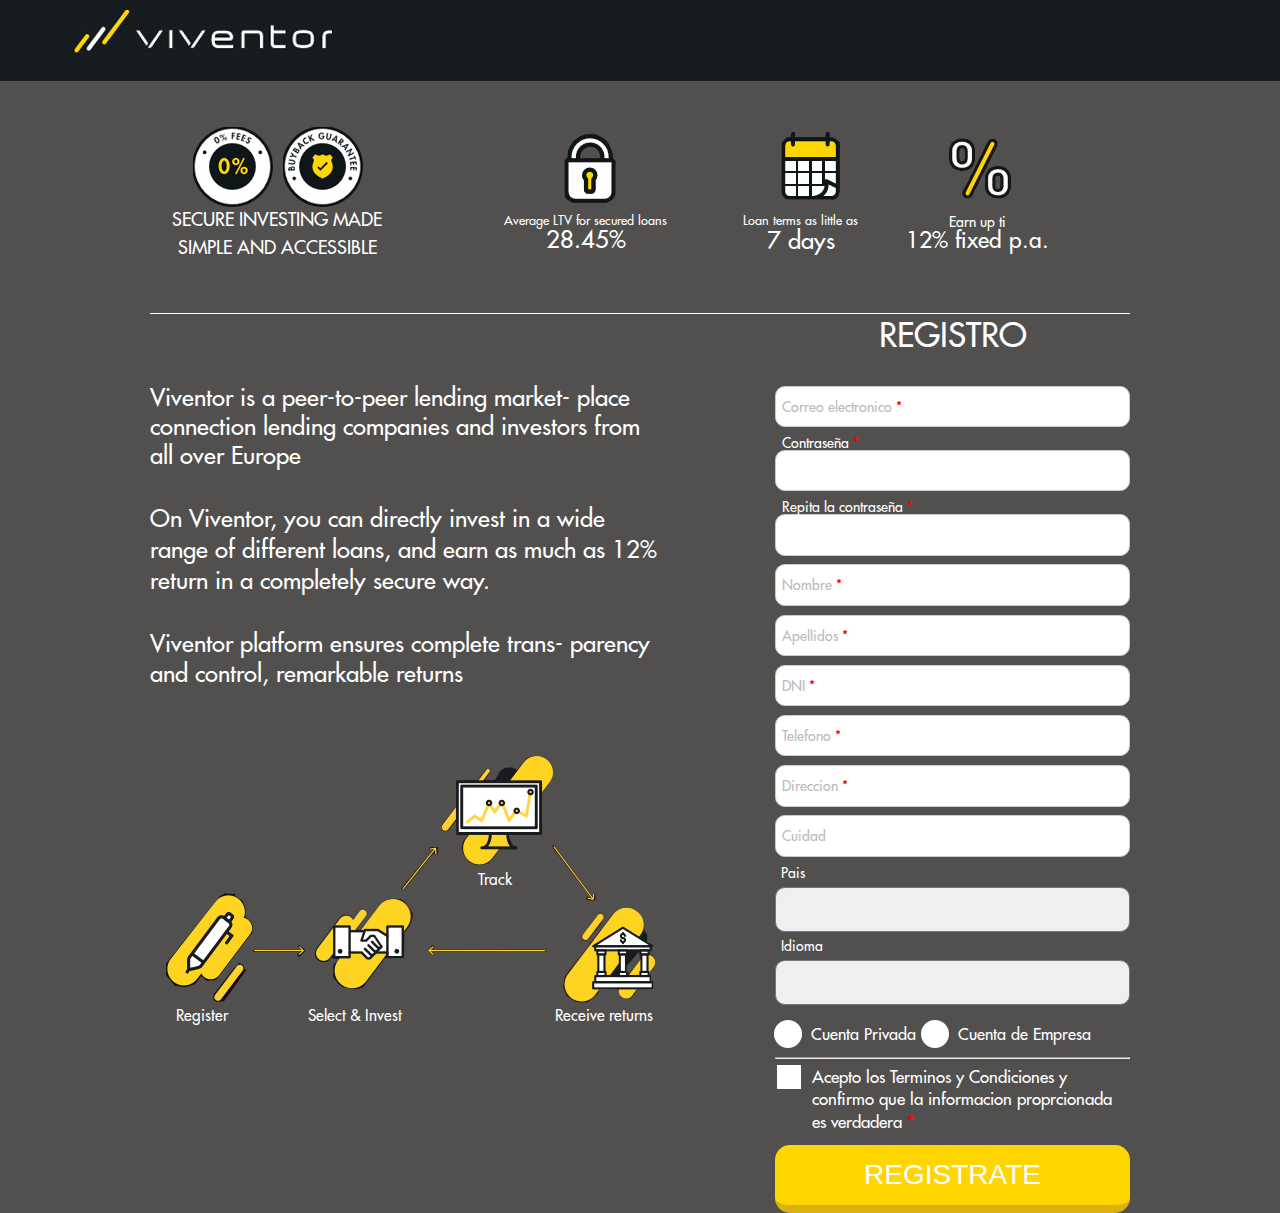
<file: index.html>
<!DOCTYPE html>
<html lang="en" ng-app="viventor">
<head>
    <meta charset="UTF-8">
    <title>test</title>
    <base href="/"/>
    <link rel="stylesheet" href="css/reset.css">
    <link rel="stylesheet" href="css/styles.css">
</head>
<body>
<!--<img class="bg" src="images/bg.jpg" alt="" style="margin-left: -179px;z-index: -1;">-->

<article ng-view="">

</article>
<script src="bower_components/angular/angular.js"></script>
<script src="bower_components/angular-route/angular-route.js"></script>
<script src="js/app.js"></script>
<script src="js/main/mainController.js"></script>
<script src="js/placeholder/placeholderComponent.js"></script>
<script src="js/select/selectComponent.js"></script>
<script src="js/main/fieldsDataService.js"></script>
</body>
<script>
    (function(i,s,o,g,r,a,m){i['GoogleAnalyticsObject']=r;i[r]=i[r]||function(){
                (i[r].q=i[r].q||[]).push(arguments)},i[r].l=1*new Date();a=s.createElement(o),
            m=s.getElementsByTagName(o)[0];a.async=1;a.src=g;m.parentNode.insertBefore(a,m)
    })(window,document,'script','https://www.google-analytics.com/analytics.js','ga');

    ga('create', 'UA-54762185-3', 'auto');
    ga('send', 'pageview');

</script>
</html>
</file>
<file: css/styles.css>
@font-face {
    font-family: "Futura std";
    src: url('futura.otf');
}

textarea, input, button, select {
    outline: none;
}

html {
    font-family: Futura std, sans-serif;
    background-color: #51504e;
    font-size: 14px;
}

.bg {
    opacity: .3;
    /*opacity: 0;*/
    position: absolute;
}

.icon {
    background: url('../images/sprite.png');
    display: inline-block;
}

header {
    background-color: #171c20;
    padding: 10px 0 19px 73px;
}

.logo {
    width: 266px;
    height: 50px;
    background-position: -738px -40px;
}

.main {
    width: 980px;
    /*border: 1px solid red;*/
    margin: 0 auto;
    min-height: 500px;
}

.col {
    float: left;
    box-sizing: border-box;
}

.col-4 {
    width: 25%;
}

/* nav */
nav {
    padding: 45px 0;
    border-bottom: 1px solid #fff;
}

nav .col {
    text-align: center;
    color: #fff;
}

nav:after {
    visibility: hidden;
    content: ' ';
    display: block;
    clear: both;
    height: 0;

}

/*secure block*/
.secure-block {
    width: 254px;
    font-size: 1.3rem;
    margin-right: 100px;
}

.secure-block p {
    text-transform: uppercase;
    padding-bottom: 10px;
}

.secure-block .icon {
    margin: 0 2px;
}

.shield {
    width: 82px;
    height: 82px;
    background-position: -35px -38px;
}

.fees {
    width: 82px;
    height: 82px;
    background-position: -150px -38px;
}

/* lock block */
.lock-block {
    margin-right: 76px;
}

.lock-block p:nth-child(2) {
    padding-top: .5rem;
    font-size: .9rem;
}

.lock-block p:nth-child(3) {
    font-size: 1.7rem;
    padding-top: .1rem;
}

.lock {
    width: 82px;
    height: 82px;
    background-position: -264px -32px;
    display: block;
    margin: 0 auto;
}

/* calendar block */
.calendar-block {
    margin-right: 48px;
}

.calendar {
    width: 82px;
    height: 82px;
    background-position: -376px -34px;
    display: block;
    margin: 0 auto;

}

.calendar-block p:nth-child(2) {
    padding-top: .5rem;
    font-size: .9rem;
}

.calendar-block p:nth-child(3) {
    padding-top: .2rem;
    font-size: 1.7rem;
}

/* percent block*/
.percent-block p:nth-child(2) {
    padding-top: .5rem;
}

.percent-block p:nth-child(3) {
    padding-top: .1rem;
    font-size: 1.62rem;
}

.percent {
    width: 82px;
    height: 82px;
    background-position: -496px -28px;
    display: block;
    margin: 0 auto;
}

/* aside text block*/
aside {
    width: 53%;
    float: left;
}

aside p {
    padding-top: 1rem;
    font-size: 1.7rem;
    color: #fff;
}

aside p:nth-child(1) {
    line-height: 2.1rem;
    padding-top: 5rem;
}

aside p:nth-child(2) {
    line-height: 2.2rem;
    padding-top: 2.3rem;
}

aside p:nth-child(3) {
    line-height: 2.2rem;
    padding-top: 2.3rem;
}

/*figure scheme*/
figure {
    margin-top: 2rem;
    position: relative;
    /*border: 1px solid red;*/
    background: url(../images/sprite.png);
    width: 600px;
    height: 340px;
    background-position: -21px -125px;
}

figure span {
    position: absolute;
    color: #fff;
    font-size: 1.1rem;
}

.register {
    left: 26px;
    top: 291px;
}

.select {
    left: 158px;
    top: 291px;
}

.receive {
    left: 405px;
    top: 291px;
}

.track {
    left: 328px;
    top: 155px;
}

form {
    float: right;
    color: #fff;
    width: 355px;
}

form h3 {
    padding-top: .45rem;
    text-transform: uppercase;
    font-size: 2.4rem;
    text-align: center;
    margin-bottom: 2.3rem;
    position: relative;
}
form h3 .form-invalid-message, form h3 .form-valid-message{
    font-size:1.2rem;
    position: absolute;
    top: 1rem;
    background: #ccc;
    border-radius: .5rem;
    padding: .5rem;
    color: red;
    transition: all .5s;
    opacity: 0;
    z-index:-1;
}
form.check-fields h3 .form-invalid-message{
    opacity: .9;
    z-index:1;
}
form.check-fields.can-be-submitted h3 .form-valid-message{
    color: green;
    opacity: .9;
    z-index:1;
}
form.check-fields.can-be-submitted h3 .form-message{
    opacity: 0;
    z-index:-1;
}
form input {
    padding: .77rem;
    font-size: 1.1rem;
    width: 100%;
    border-radius: .7rem;
    box-sizing: border-box;
    color: #000;
    margin-bottom: .62rem;
    border: 1px solid #ccc;
}

form input[type="radio"] {
    width: auto;
}

form input:focus, form input:active {
    z-index: 2;
    position: relative;
}

form label {
    margin-left: .4rem;
    position: relative;
}

form label input {
    padding-bottom: 1rem;
}

.form-control {
    position: relative;
}

.form-control > span {
    position: absolute;
    top: 1rem;
    left: .5rem;
    color: #bbb;
    z-index: 1;
}

.form-control label {
    display: block;
}

.form-control span.message {
    display: none;
    position: absolute;
    top: 0.2rem;
    color: #ff5a70;
    font-size: .9rem;
}

input.ng-invalid.ng-dirty.ng-not-empty.ready-for-validation + .message, input.ng-dirty.ng-not-empty.not-equal + .message, input.ng-dirty.ng-not-empty.not-valid + .message, .check-fields input.not-valid + .message {
    display: block;
}

select {
    -webkit-appearance: none;
    -moz-appearance: none;
    width: 100%;
    box-sizing: border-box;
    padding: 1rem;
    border-radius: .7rem;
    /*height:2rem;*/
}

.asterisk {
    color: red;
}

span.placeholder-up {
    top: 0;
    position: relative;
    color: #fff;
}

.placeholder-up + input + span {
    top: 1.2rem!important;
}

form button {
    padding: 1rem;
    border-radius: 15px;
    background: #ffd600;
    font-size: 2rem;
    text-transform: uppercase;
    color: #fff;
    width: 100%;
    box-sizing: border-box;
    border: 0;
    border-bottom: 8px solid #dcb00f;
    transition: all .3s;
}
form button:hover{
    background: #c4a000;
}
form button:active{
    opacity:.8;
}


.placeholder-clicked {
    z-index: -1 !important;
}

input.ng-dirty.ng-invalid.ng-not-empty.ready-for-validation, input.ng-dirty.ng-not-empty.not-equal, input.my-invalid, input.ng-dirty.ng-not-empty.not-valid,  .check-fields input[required="required"].not-valid, .check-fields select.ng-invalid  {
    border: 1px solid red;
}
.form-control select{
    margin:.5rem 0;
}
/* radio buttons for accounts*/
.radio-group{
    margin-top:1.1rem;
    font-size:1.15rem;
    margin-bottom:1rem;
}
.radio-group .form-control{
    float:left;
    margin-right:.5rem;
}
.radio-group .form-control label{
    display: inline;
}
.radio-group:after{
    content:'';
    display: block;
    clear: both;
}
.form-control input[type="radio"]{
    position: absolute;
    float: left;
    left: -9999px;
}
.form-control input[type="radio"] + label{
    padding-left: 30px;
}
.form-control input[type="radio"] + label:before{
    position: absolute;
    left: -7px;
    top: -7px;
    content:'';
    width: 0;
    height: 0;
    border: 14px solid #fff;
    border-radius: 50px;
    z-index:2;
}
.form-control input[type="radio"].selected + label:after{
    position: absolute;
    left: -3px;
    top: -3px;
    content:'';
    width: 0;
    height: 0;
    border: 10px solid #ffd600;
    border-radius: 50px;
    z-index:3;
}
.accept-block input[type="checkbox"]{
    float: left;
    width:auto;
    position: absolute;
    left: -9999px;
}
.accept-block input[type="checkbox"] + label{
    padding-left: 30px;
}
.accept-block input[type="checkbox"] + label:before{
    top: -2px;
    left: -5px;
    content:'';
    position: absolute;
    border: 12px solid #fff;
    z-index: 2;
}
.accept-block input[type="checkbox"].selected + label:after{
    top: 1px;
    left: -2px;
    content:'';
    position: absolute;
    border: 9px solid #ffd600;
    z-index:3;
}
.accept-block label{
    font-size: 1.2rem;
    line-height: 1.6rem;
    margin-bottom:.7rem;
    border: 1px solid rgba(0,0,0,0);
}
.accept-block label.invalid{
    border: 1px solid red;

}
</file>
